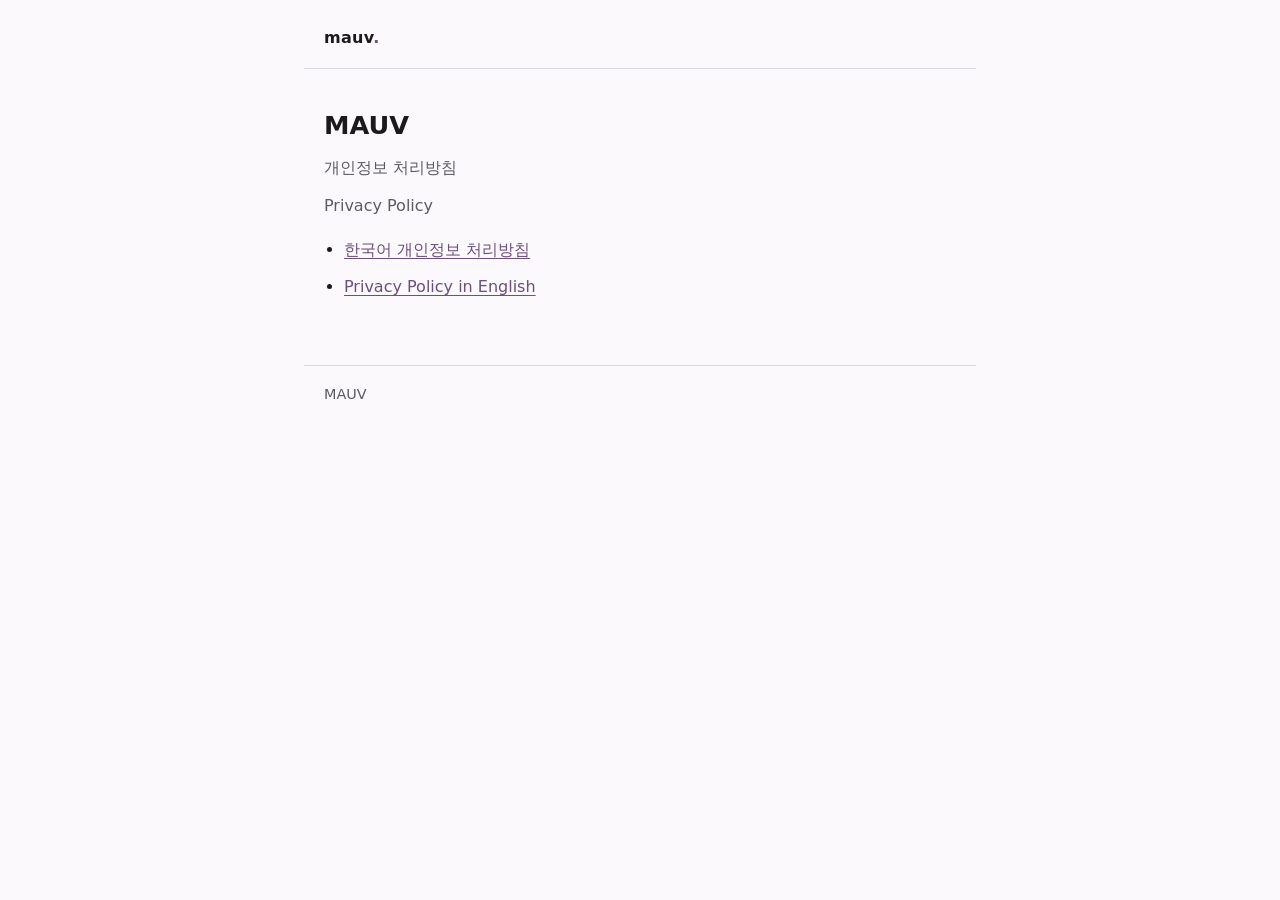
<file: index.html>
<!doctype html>
<html lang="ko" data-publication-status="ready">
<head>
<meta charset="utf-8">
<meta name="viewport" content="width=device-width, initial-scale=1">
<title>MAUV</title>
<meta name="description" content="MAUV Privacy Policy / MAUV 개인정보 처리방침">
<meta name="color-scheme" content="light dark">
<link rel="alternate" hreflang="ko" href="ko/">
<link rel="alternate" hreflang="en" href="en/">
<link rel="stylesheet" href="assets/style.css">
</head>
<body>
<a class="skip" href="#main">본문으로 건너뛰기 / Skip to content</a>
<header>
<a class="mark" href="./">mauv<span>.</span></a>
</header>
<main id="main">

<h1>MAUV</h1>
<p class="lead" lang="ko">개인정보 처리방침</p>
<p class="lead" lang="en">Privacy Policy</p>
<ul>
<li><a href="ko/" hreflang="ko" lang="ko">한국어 개인정보 처리방침</a></li>
<li><a href="en/" hreflang="en" lang="en">Privacy Policy in English</a></li>
</ul>
</main>
<footer>MAUV</footer>
</body>
</html>
</file>
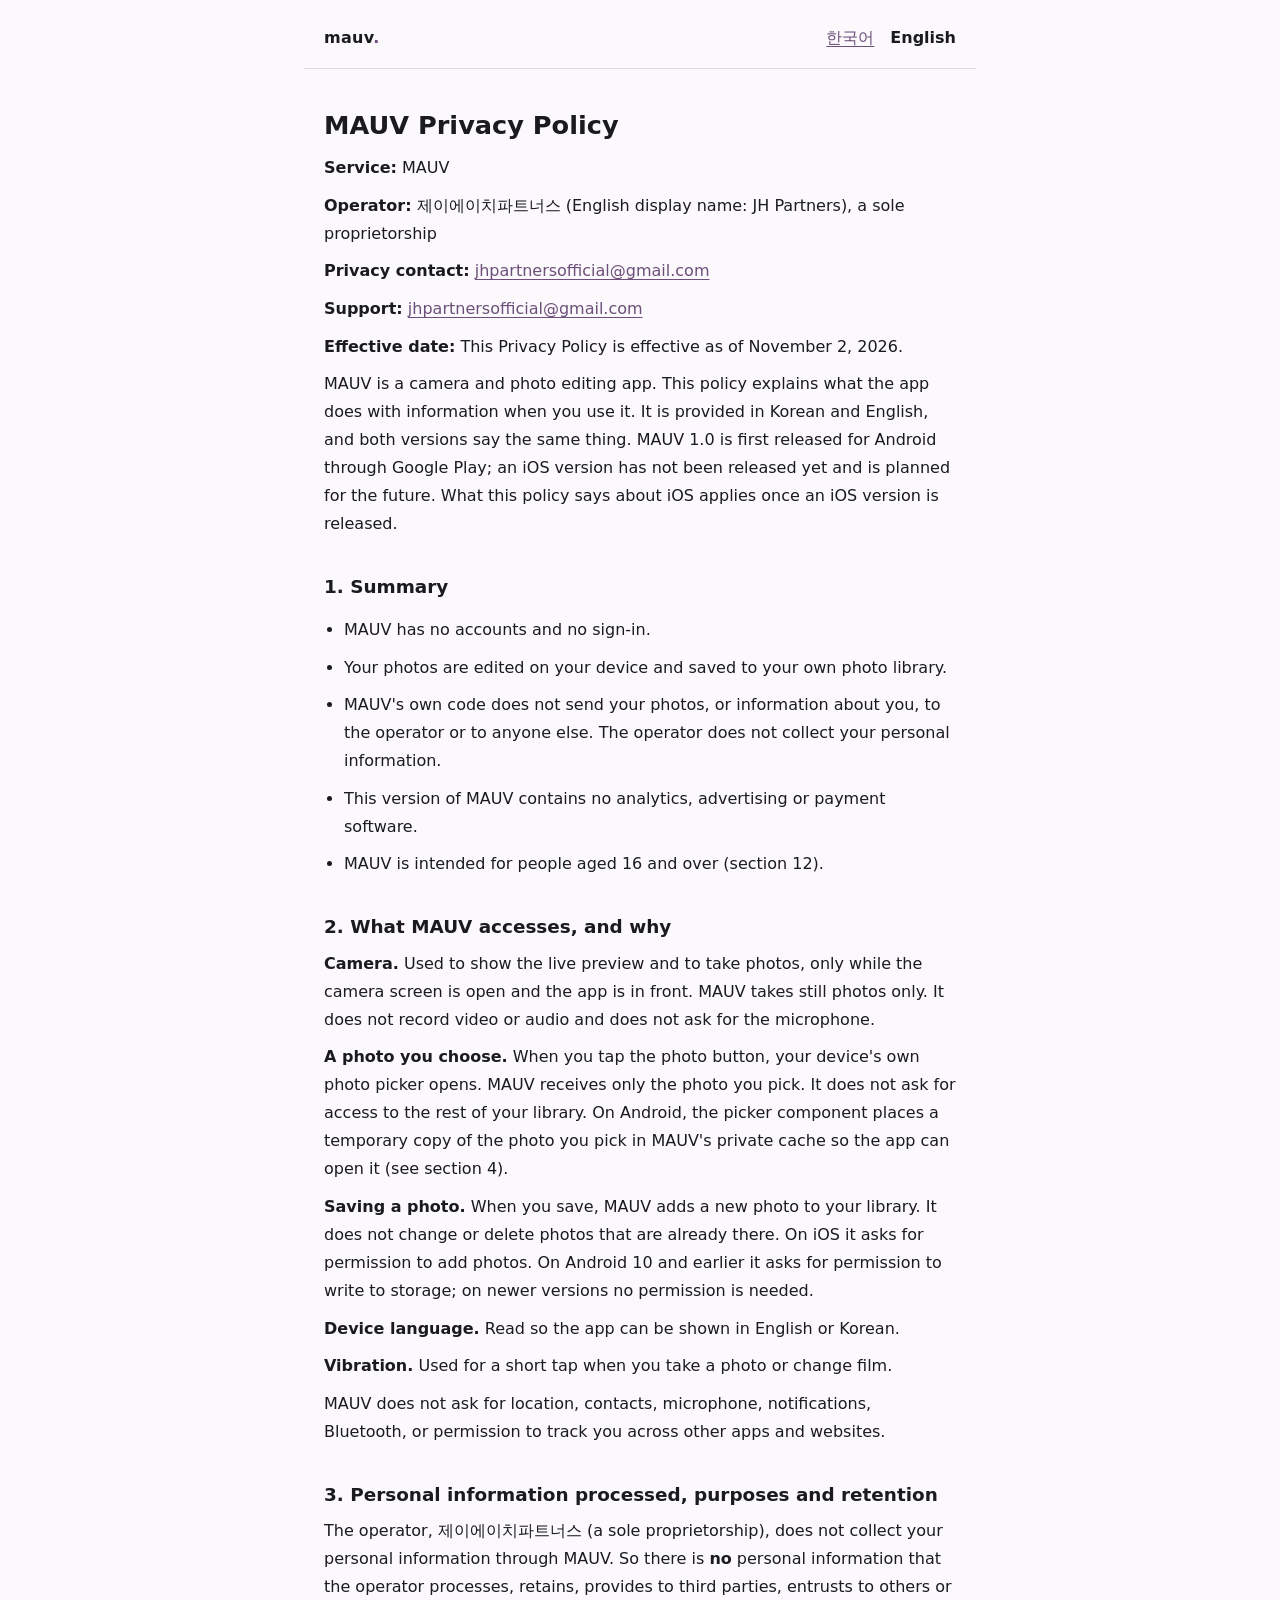
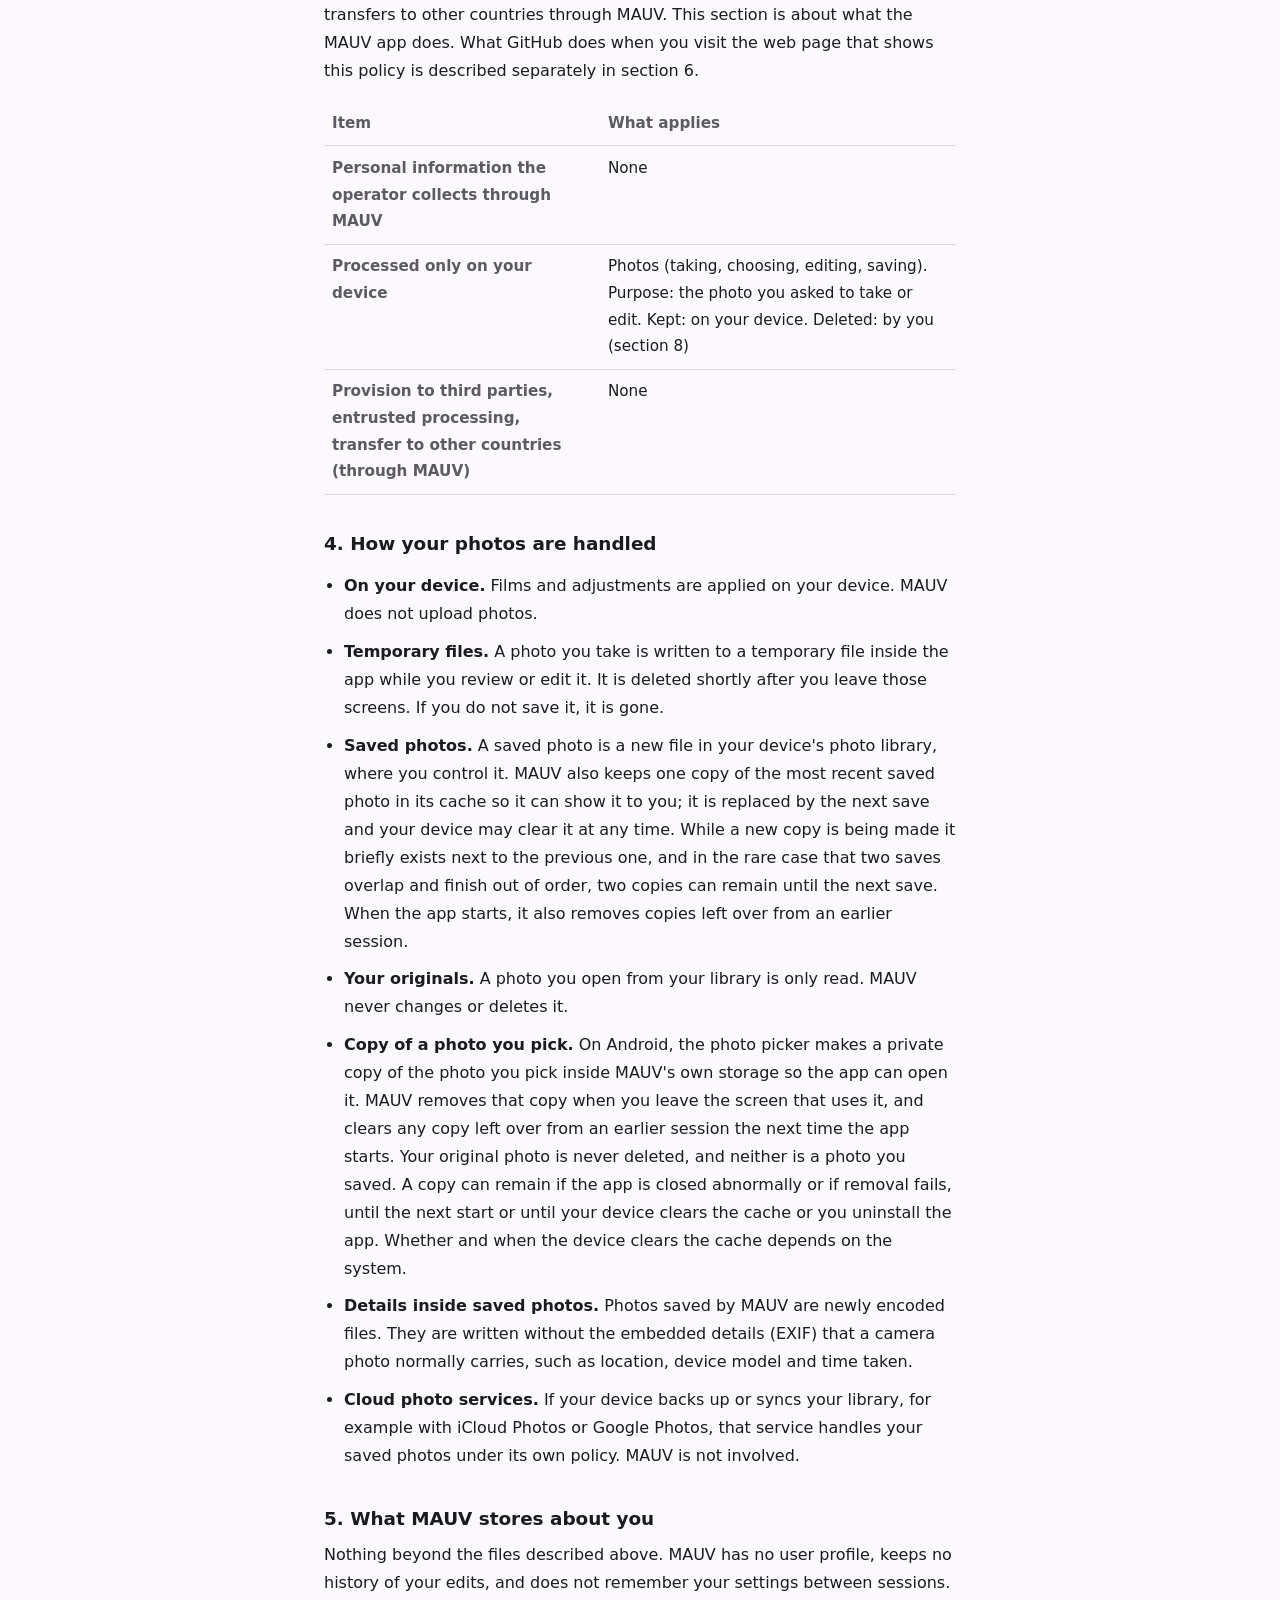
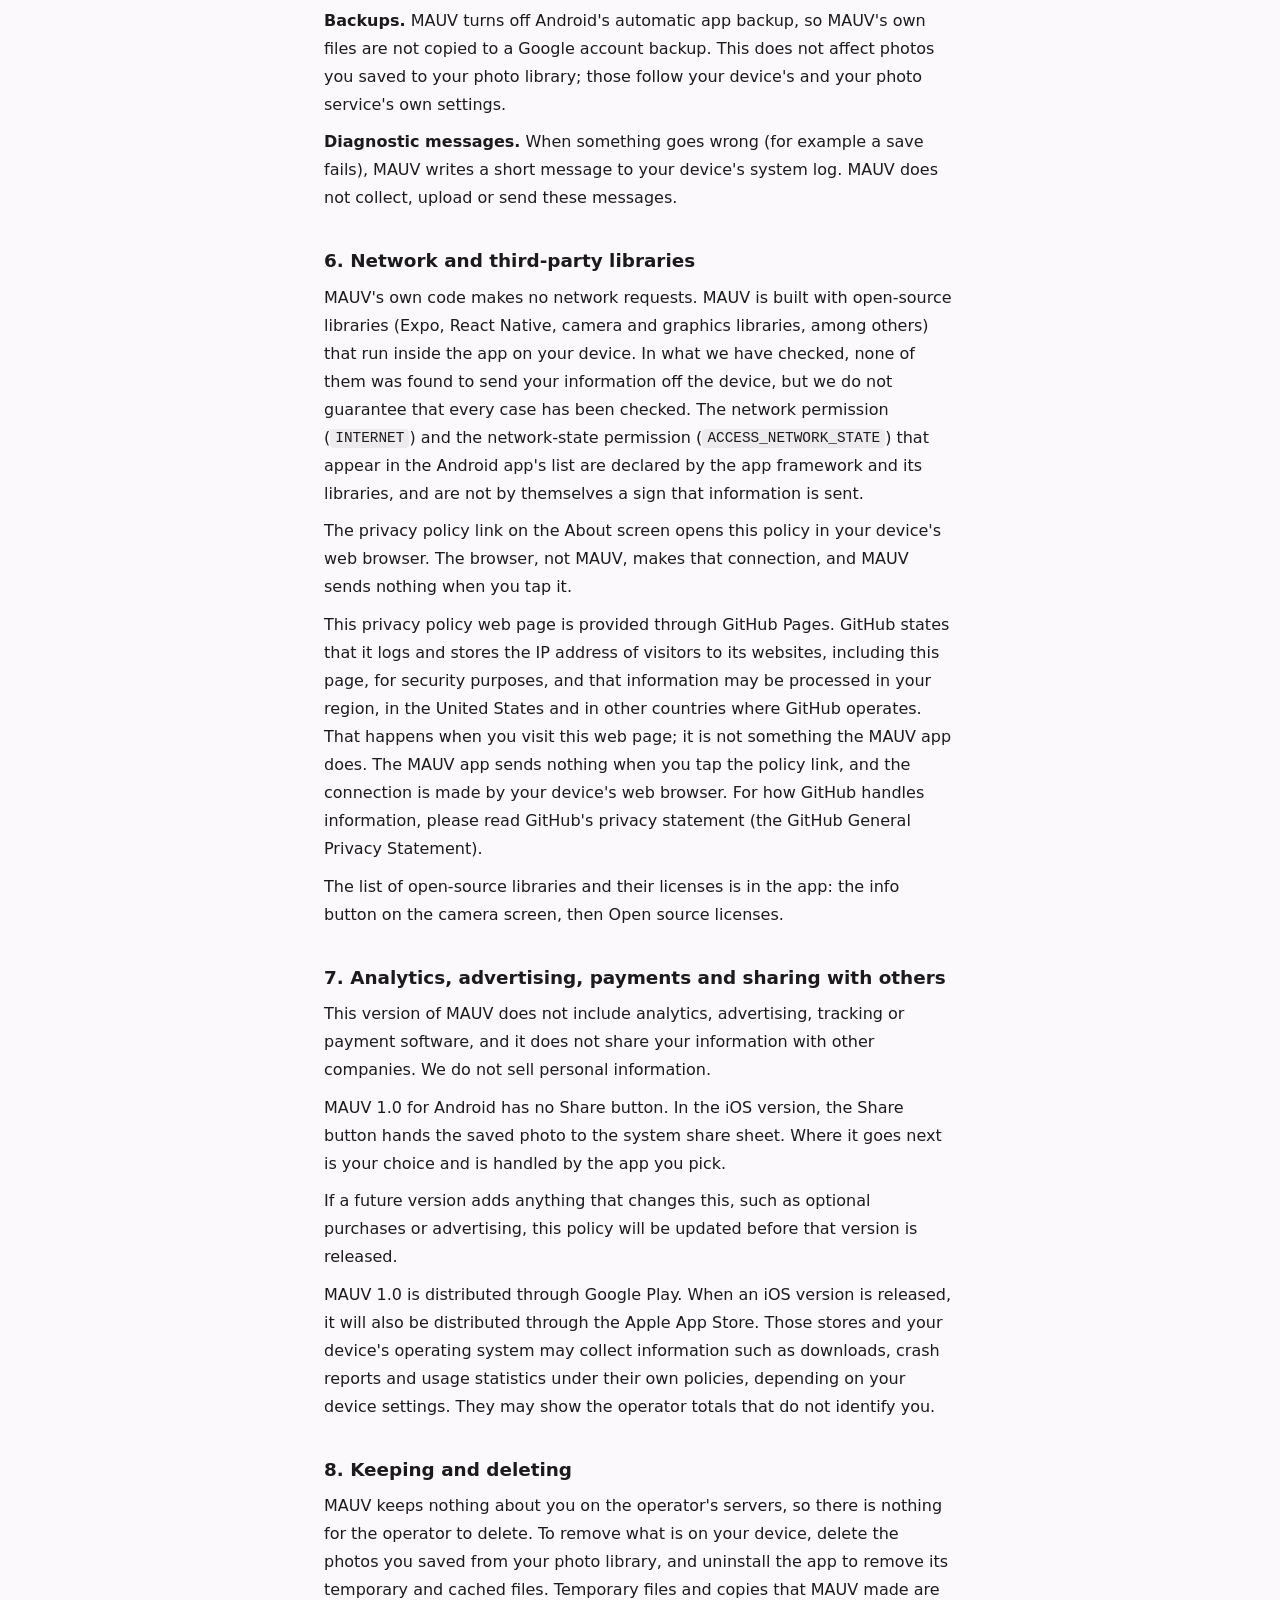
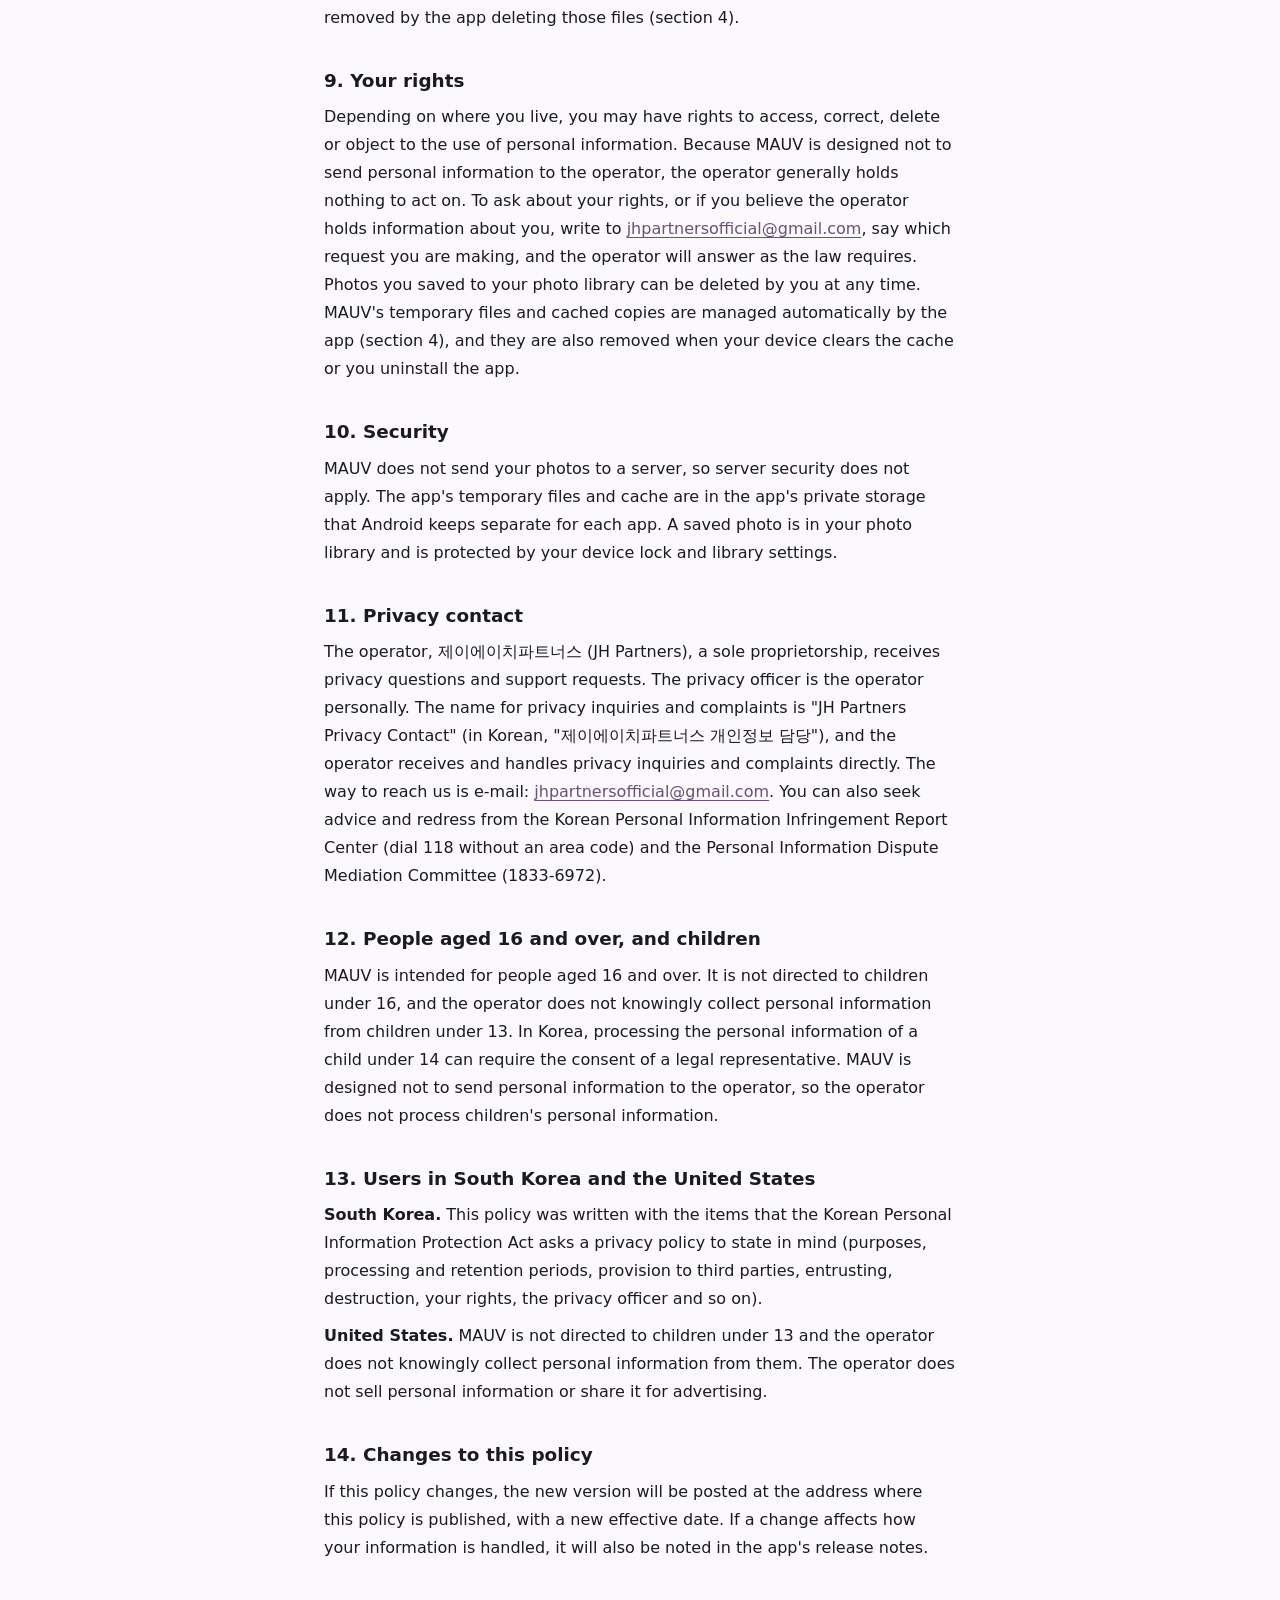
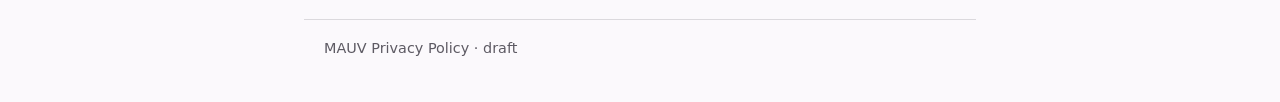
<file: en/index.html>
<!doctype html>
<html lang="en" data-publication-status="ready">
<head>
<meta charset="utf-8">
<meta name="viewport" content="width=device-width, initial-scale=1">
<title>MAUV Privacy Policy</title>
<meta name="description" content="MAUV Privacy Policy (draft)">
<meta name="color-scheme" content="light dark">
<link rel="alternate" hreflang="ko" href="../ko/">
<link rel="alternate" hreflang="en" href="../en/">
<link rel="stylesheet" href="../assets/style.css">
</head>
<body>
<a class="skip" href="#main">Skip to the policy</a>
<header>
<a class="mark" href="../">mauv<span>.</span></a>
<nav aria-label="Language"><a href="../ko/" hreflang="ko" lang="ko">한국어</a><a href="../en/" aria-current="page" hreflang="en" lang="en">English</a></nav>
</header>
<main id="main">

<h1>MAUV Privacy Policy</h1>
<p><strong>Service:</strong> MAUV</p>
<p><strong>Operator:</strong> 제이에이치파트너스 (English display name: JH Partners), a sole proprietorship</p>
<p><strong>Privacy contact:</strong> <a href="mailto:jhpartnersofficial@gmail.com">jhpartnersofficial@gmail.com</a></p>
<p><strong>Support:</strong> <a href="mailto:jhpartnersofficial@gmail.com">jhpartnersofficial@gmail.com</a></p>
<p><strong>Effective date:</strong> This Privacy Policy is effective as of November 2, 2026.</p>
<p>MAUV is a camera and photo editing app. This policy explains what the app does with information when you use it. It is provided in Korean and English, and both versions say the same thing. MAUV 1.0 is first released for Android through Google Play; an iOS version has not been released yet and is planned for the future. What this policy says about iOS applies once an iOS version is released.</p>
<h2>1. Summary</h2>
<ul>
<li>MAUV has no accounts and no sign-in.</li>
<li>Your photos are edited on your device and saved to your own photo library.</li>
<li>MAUV's own code does not send your photos, or information about you, to the operator or to anyone else. The operator does not collect your personal information.</li>
<li>This version of MAUV contains no analytics, advertising or payment software.</li>
<li>MAUV is intended for people aged 16 and over (section 12).</li>
</ul>
<h2>2. What MAUV accesses, and why</h2>
<p><strong>Camera.</strong> Used to show the live preview and to take photos, only while the camera screen is open and the app is in front. MAUV takes still photos only. It does not record video or audio and does not ask for the microphone.</p>
<p><strong>A photo you choose.</strong> When you tap the photo button, your device's own photo picker opens. MAUV receives only the photo you pick. It does not ask for access to the rest of your library. On Android, the picker component places a temporary copy of the photo you pick in MAUV's private cache so the app can open it (see section 4).</p>
<p><strong>Saving a photo.</strong> When you save, MAUV adds a new photo to your library. It does not change or delete photos that are already there. On iOS it asks for permission to add photos. On Android 10 and earlier it asks for permission to write to storage; on newer versions no permission is needed.</p>
<p><strong>Device language.</strong> Read so the app can be shown in English or Korean.</p>
<p><strong>Vibration.</strong> Used for a short tap when you take a photo or change film.</p>
<p>MAUV does not ask for location, contacts, microphone, notifications, Bluetooth, or permission to track you across other apps and websites.</p>
<h2>3. Personal information processed, purposes and retention</h2>
<p>The operator, 제이에이치파트너스 (a sole proprietorship), does not collect your personal information through MAUV. So there is <strong>no</strong> personal information that the operator processes, retains, provides to third parties, entrusts to others or transfers to other countries through MAUV. This section is about what the MAUV app does. What GitHub does when you visit the web page that shows this policy is described separately in section 6.</p>
<table><thead><tr><th scope="col">Item</th><th scope="col">What applies</th></tr></thead><tbody>
<tr><th scope="row">Personal information the operator collects through MAUV</th><td>None</td></tr>
<tr><th scope="row">Processed only on your device</th><td>Photos (taking, choosing, editing, saving). Purpose: the photo you asked to take or edit. Kept: on your device. Deleted: by you (section 8)</td></tr>
<tr><th scope="row">Provision to third parties, entrusted processing, transfer to other countries (through MAUV)</th><td>None</td></tr>
</tbody></table>
<h2>4. How your photos are handled</h2>
<ul>
<li><strong>On your device.</strong> Films and adjustments are applied on your device. MAUV does not upload photos.</li>
<li><strong>Temporary files.</strong> A photo you take is written to a temporary file inside the app while you review or edit it. It is deleted shortly after you leave those screens. If you do not save it, it is gone.</li>
<li><strong>Saved photos.</strong> A saved photo is a new file in your device's photo library, where you control it. MAUV also keeps one copy of the most recent saved photo in its cache so it can show it to you; it is replaced by the next save and your device may clear it at any time. While a new copy is being made it briefly exists next to the previous one, and in the rare case that two saves overlap and finish out of order, two copies can remain until the next save. When the app starts, it also removes copies left over from an earlier session.</li>
<li><strong>Your originals.</strong> A photo you open from your library is only read. MAUV never changes or deletes it.</li>
<li><strong>Copy of a photo you pick.</strong> On Android, the photo picker makes a private copy of the photo you pick inside MAUV's own storage so the app can open it. MAUV removes that copy when you leave the screen that uses it, and clears any copy left over from an earlier session the next time the app starts. Your original photo is never deleted, and neither is a photo you saved. A copy can remain if the app is closed abnormally or if removal fails, until the next start or until your device clears the cache or you uninstall the app. Whether and when the device clears the cache depends on the system.</li>
<li><strong>Details inside saved photos.</strong> Photos saved by MAUV are newly encoded files. They are written without the embedded details (EXIF) that a camera photo normally carries, such as location, device model and time taken.</li>
<li><strong>Cloud photo services.</strong> If your device backs up or syncs your library, for example with iCloud Photos or Google Photos, that service handles your saved photos under its own policy. MAUV is not involved.</li>
</ul>
<h2>5. What MAUV stores about you</h2>
<p>Nothing beyond the files described above. MAUV has no user profile, keeps no history of your edits, and does not remember your settings between sessions.</p>
<p><strong>Backups.</strong> MAUV turns off Android's automatic app backup, so MAUV's own files are not copied to a Google account backup. This does not affect photos you saved to your photo library; those follow your device's and your photo service's own settings.</p>
<p><strong>Diagnostic messages.</strong> When something goes wrong (for example a save fails), MAUV writes a short message to your device's system log. MAUV does not collect, upload or send these messages.</p>
<h2>6. Network and third-party libraries</h2>
<p>MAUV's own code makes no network requests. MAUV is built with open-source libraries (Expo, React Native, camera and graphics libraries, among others) that run inside the app on your device. In what we have checked, none of them was found to send your information off the device, but we do not guarantee that every case has been checked. The network permission (<code>INTERNET</code>) and the network-state permission (<code>ACCESS_NETWORK_STATE</code>) that appear in the Android app's list are declared by the app framework and its libraries, and are not by themselves a sign that information is sent.</p>
<p>The privacy policy link on the About screen opens this policy in your device's web browser. The browser, not MAUV, makes that connection, and MAUV sends nothing when you tap it.</p>
<p>This privacy policy web page is provided through GitHub Pages. GitHub states that it logs and stores the IP address of visitors to its websites, including this page, for security purposes, and that information may be processed in your region, in the United States and in other countries where GitHub operates. That happens when you visit this web page; it is not something the MAUV app does. The MAUV app sends nothing when you tap the policy link, and the connection is made by your device's web browser. For how GitHub handles information, please read GitHub's privacy statement (the GitHub General Privacy Statement).</p>
<p>The list of open-source libraries and their licenses is in the app: the info button on the camera screen, then Open source licenses.</p>
<h2>7. Analytics, advertising, payments and sharing with others</h2>
<p>This version of MAUV does not include analytics, advertising, tracking or payment software, and it does not share your information with other companies. We do not sell personal information.</p>
<p>MAUV 1.0 for Android has no Share button. In the iOS version, the Share button hands the saved photo to the system share sheet. Where it goes next is your choice and is handled by the app you pick.</p>
<p>If a future version adds anything that changes this, such as optional purchases or advertising, this policy will be updated before that version is released.</p>
<p>MAUV 1.0 is distributed through Google Play. When an iOS version is released, it will also be distributed through the Apple App Store. Those stores and your device's operating system may collect information such as downloads, crash reports and usage statistics under their own policies, depending on your device settings. They may show the operator totals that do not identify you.</p>
<h2>8. Keeping and deleting</h2>
<p>MAUV keeps nothing about you on the operator's servers, so there is nothing for the operator to delete. To remove what is on your device, delete the photos you saved from your photo library, and uninstall the app to remove its temporary and cached files. Temporary files and copies that MAUV made are removed by the app deleting those files (section 4).</p>
<h2>9. Your rights</h2>
<p>Depending on where you live, you may have rights to access, correct, delete or object to the use of personal information. Because MAUV is designed not to send personal information to the operator, the operator generally holds nothing to act on. To ask about your rights, or if you believe the operator holds information about you, write to <a href="mailto:jhpartnersofficial@gmail.com">jhpartnersofficial@gmail.com</a>, say which request you are making, and the operator will answer as the law requires. Photos you saved to your photo library can be deleted by you at any time. MAUV's temporary files and cached copies are managed automatically by the app (section 4), and they are also removed when your device clears the cache or you uninstall the app.</p>
<h2>10. Security</h2>
<p>MAUV does not send your photos to a server, so server security does not apply. The app's temporary files and cache are in the app's private storage that Android keeps separate for each app. A saved photo is in your photo library and is protected by your device lock and library settings.</p>
<h2>11. Privacy contact</h2>
<p>The operator, 제이에이치파트너스 (JH Partners), a sole proprietorship, receives privacy questions and support requests. The privacy officer is the operator personally. The name for privacy inquiries and complaints is &quot;JH Partners Privacy Contact&quot; (in Korean, &quot;제이에이치파트너스 개인정보 담당&quot;), and the operator receives and handles privacy inquiries and complaints directly. The way to reach us is e-mail: <a href="mailto:jhpartnersofficial@gmail.com">jhpartnersofficial@gmail.com</a>. You can also seek advice and redress from the Korean Personal Information Infringement Report Center (dial 118 without an area code) and the Personal Information Dispute Mediation Committee (1833-6972).</p>
<h2>12. People aged 16 and over, and children</h2>
<p>MAUV is intended for people aged 16 and over. It is not directed to children under 16, and the operator does not knowingly collect personal information from children under 13. In Korea, processing the personal information of a child under 14 can require the consent of a legal representative. MAUV is designed not to send personal information to the operator, so the operator does not process children's personal information.</p>
<h2>13. Users in South Korea and the United States</h2>
<p><strong>South Korea.</strong> This policy was written with the items that the Korean Personal Information Protection Act asks a privacy policy to state in mind (purposes, processing and retention periods, provision to third parties, entrusting, destruction, your rights, the privacy officer and so on).</p>
<p><strong>United States.</strong> MAUV is not directed to children under 13 and the operator does not knowingly collect personal information from them. The operator does not sell personal information or share it for advertising.</p>
<h2>14. Changes to this policy</h2>
<p>If this policy changes, the new version will be posted at the address where this policy is published, with a new effective date. If a change affects how your information is handled, it will also be noted in the app's release notes.</p>
</main>
<footer>MAUV Privacy Policy · draft</footer>
</body>
</html>
</file>
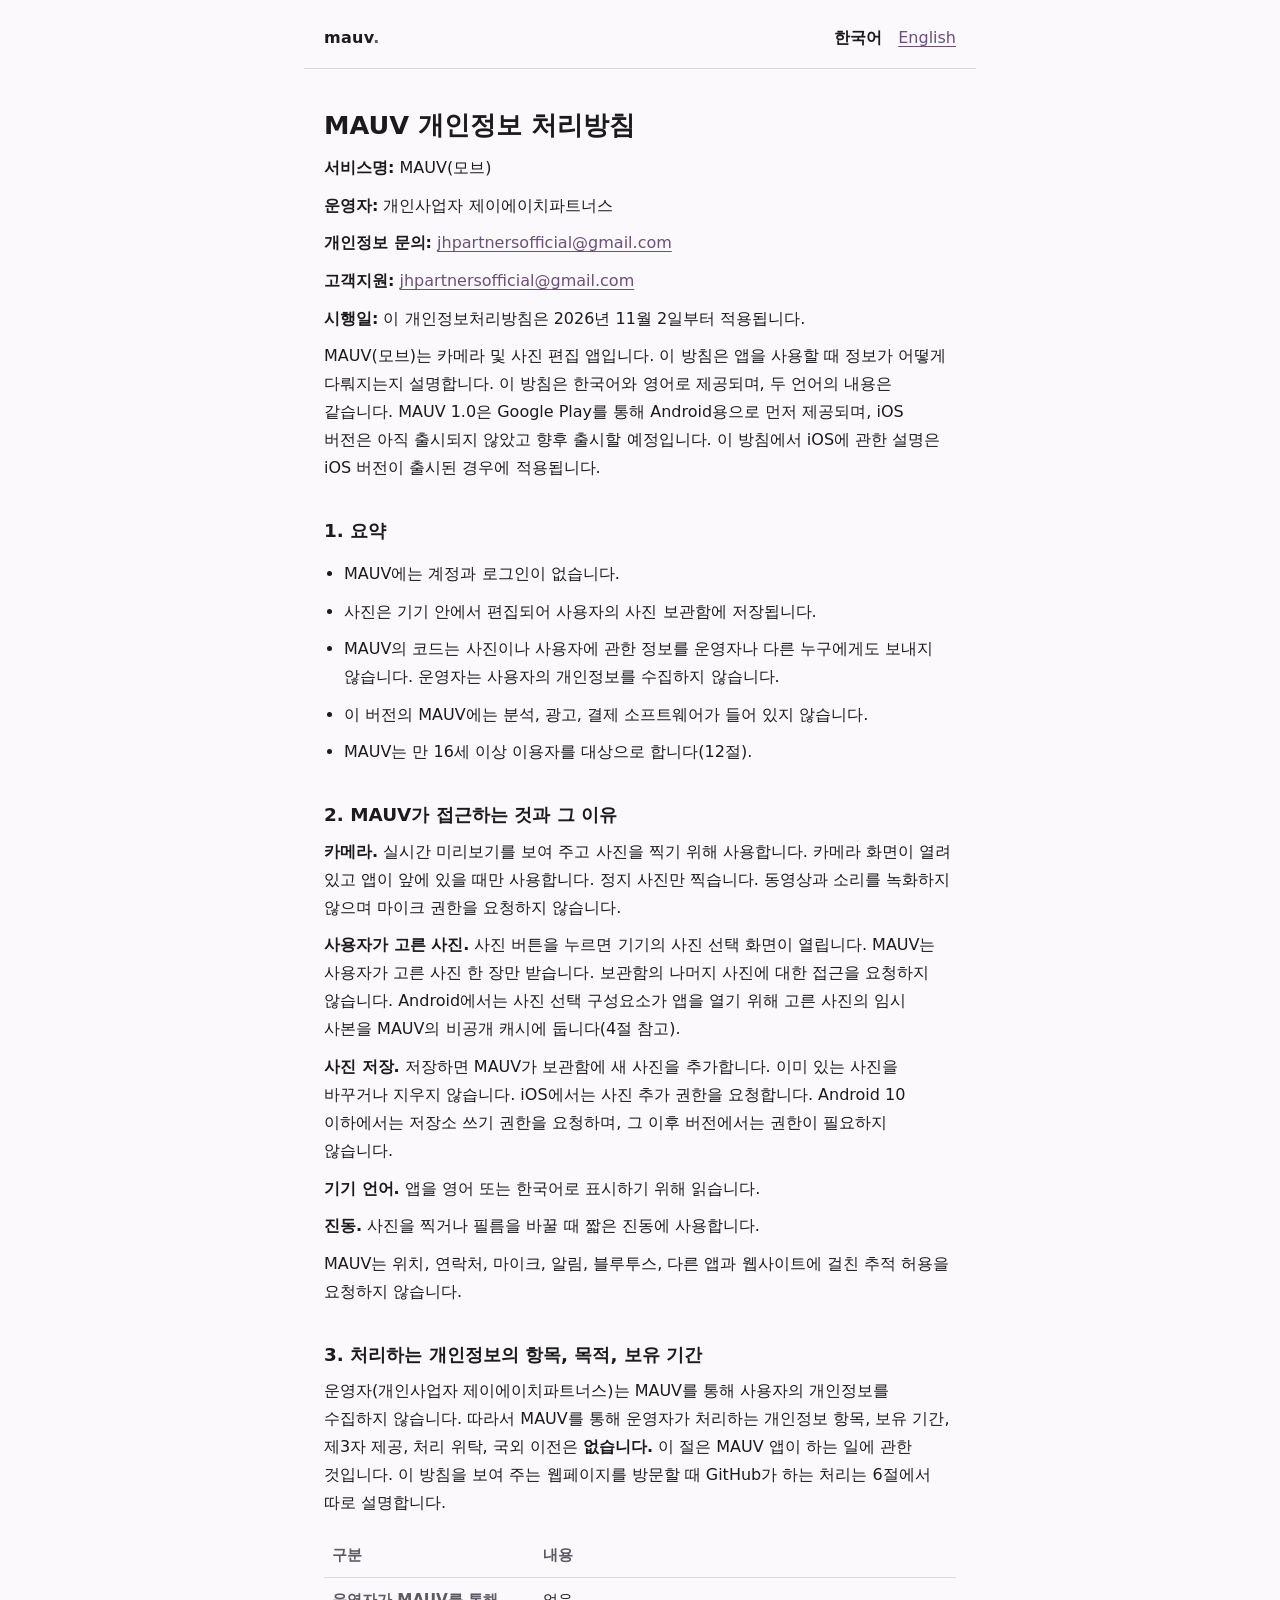
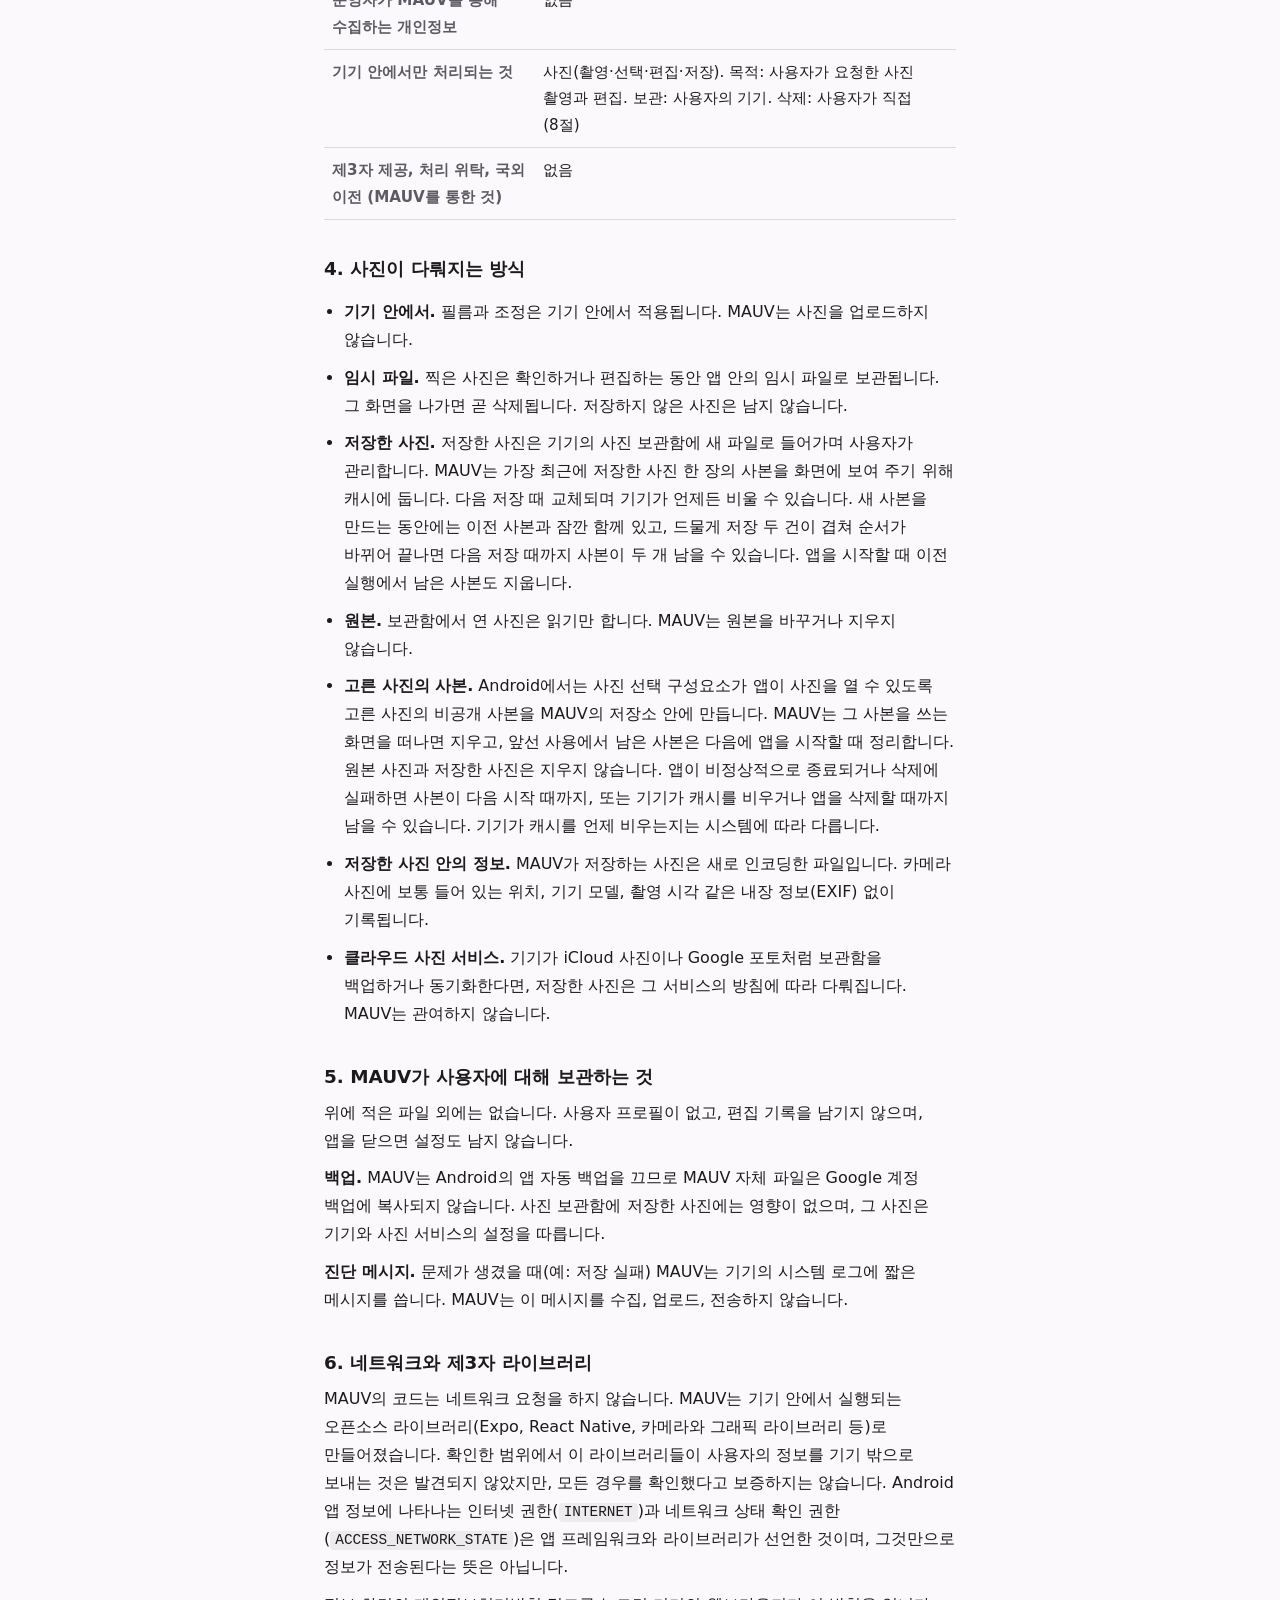
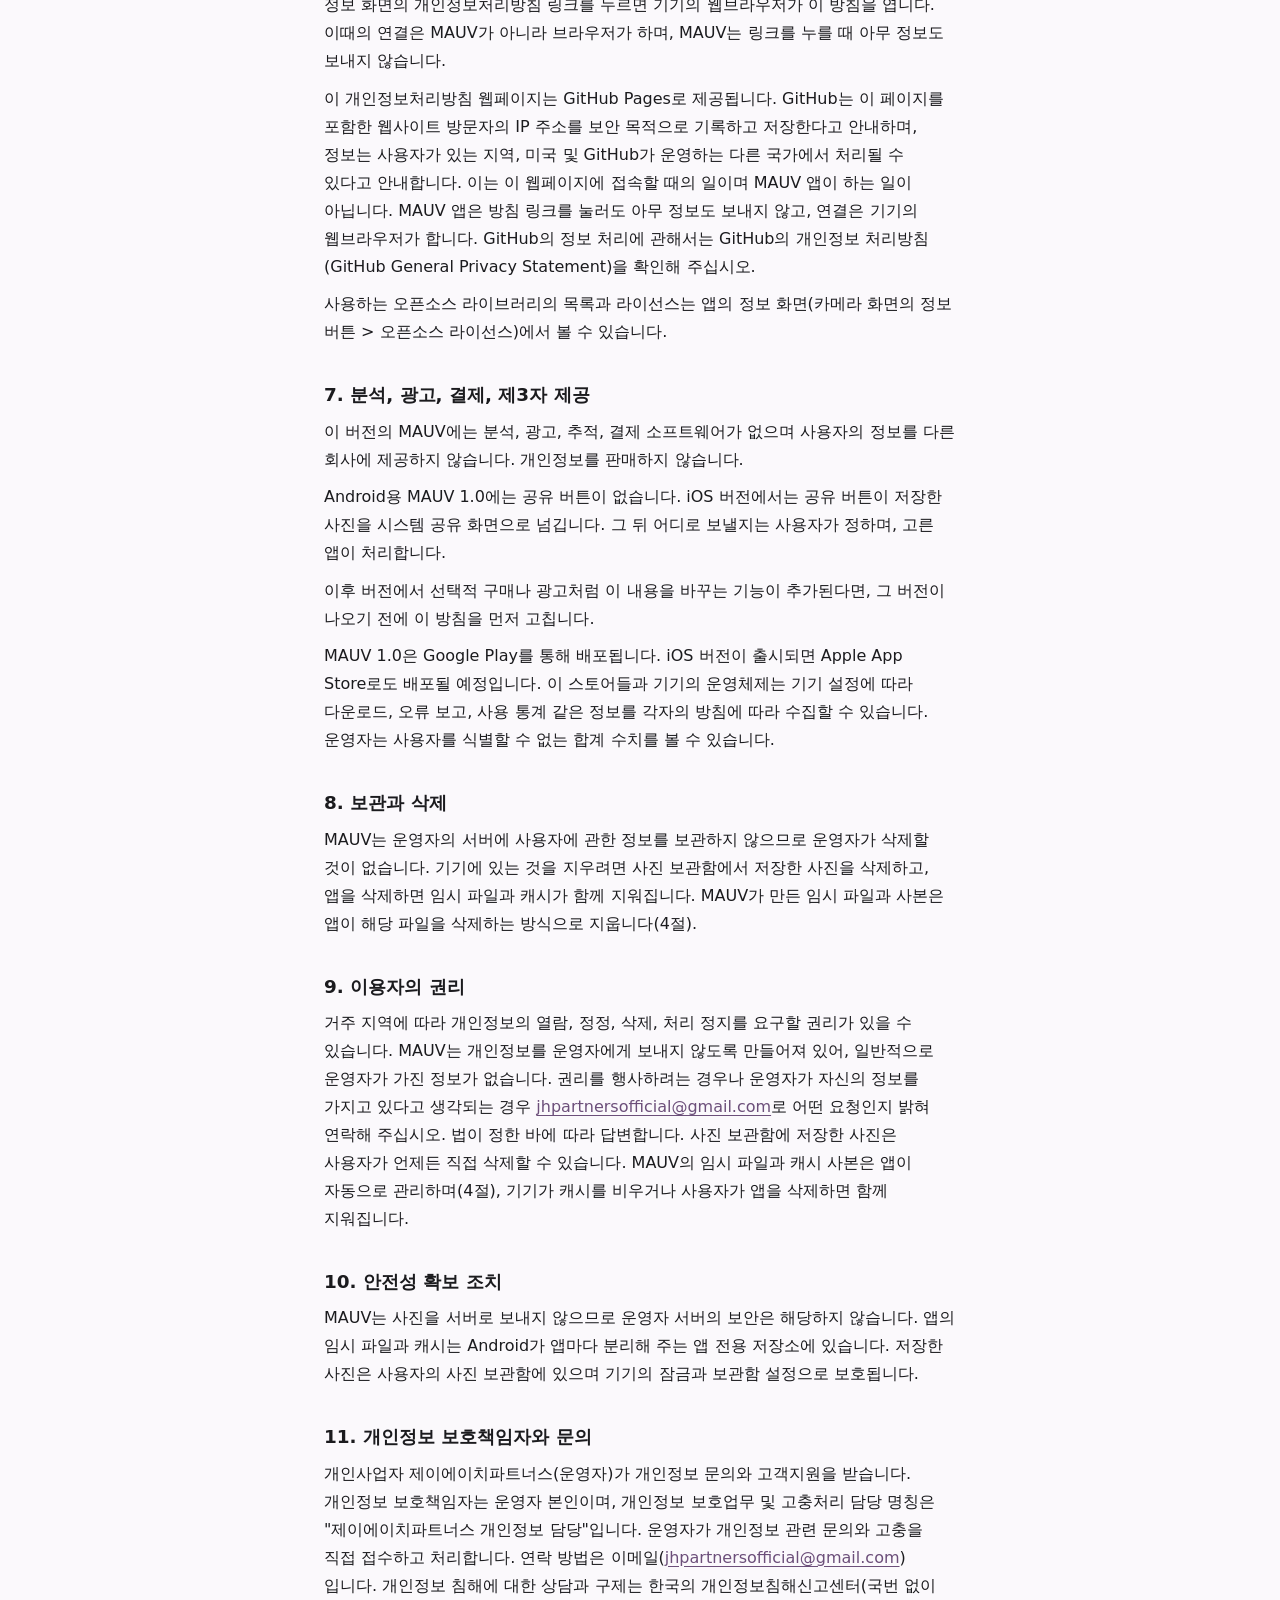
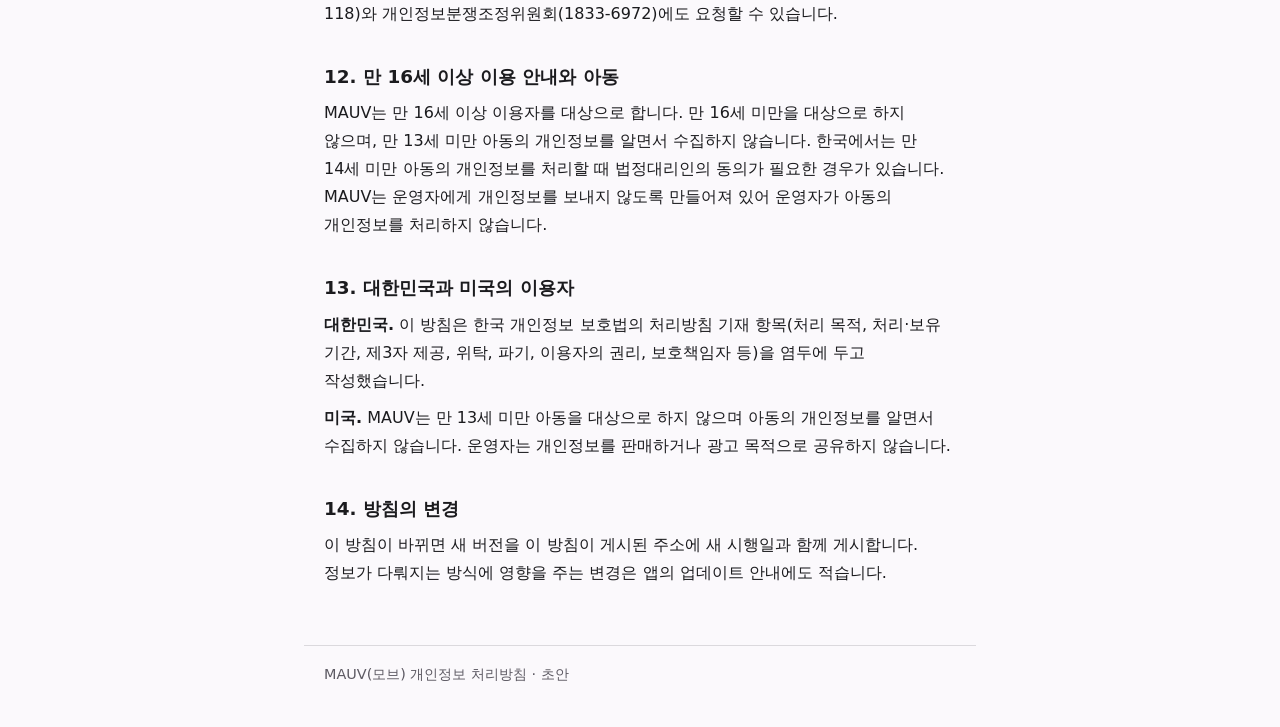
<file: ko/index.html>
<!doctype html>
<html lang="ko" data-publication-status="ready">
<head>
<meta charset="utf-8">
<meta name="viewport" content="width=device-width, initial-scale=1">
<title>MAUV 개인정보 처리방침</title>
<meta name="description" content="MAUV(모브) 개인정보 처리방침 초안">
<meta name="color-scheme" content="light dark">
<link rel="alternate" hreflang="ko" href="../ko/">
<link rel="alternate" hreflang="en" href="../en/">
<link rel="stylesheet" href="../assets/style.css">
</head>
<body>
<a class="skip" href="#main">본문으로 건너뛰기</a>
<header>
<a class="mark" href="../">mauv<span>.</span></a>
<nav aria-label="언어 선택"><a href="../ko/" aria-current="page" hreflang="ko" lang="ko">한국어</a><a href="../en/" hreflang="en" lang="en">English</a></nav>
</header>
<main id="main">

<h1>MAUV 개인정보 처리방침</h1>
<p><strong>서비스명:</strong> MAUV(모브)</p>
<p><strong>운영자:</strong> 개인사업자 제이에이치파트너스</p>
<p><strong>개인정보 문의:</strong> <a href="mailto:jhpartnersofficial@gmail.com">jhpartnersofficial@gmail.com</a></p>
<p><strong>고객지원:</strong> <a href="mailto:jhpartnersofficial@gmail.com">jhpartnersofficial@gmail.com</a></p>
<p><strong>시행일:</strong> 이 개인정보처리방침은 2026년 11월 2일부터 적용됩니다.</p>
<p>MAUV(모브)는 카메라 및 사진 편집 앱입니다. 이 방침은 앱을 사용할 때 정보가 어떻게 다뤄지는지 설명합니다. 이 방침은 한국어와 영어로 제공되며, 두 언어의 내용은 같습니다. MAUV 1.0은 Google Play를 통해 Android용으로 먼저 제공되며, iOS 버전은 아직 출시되지 않았고 향후 출시할 예정입니다. 이 방침에서 iOS에 관한 설명은 iOS 버전이 출시된 경우에 적용됩니다.</p>
<h2>1. 요약</h2>
<ul>
<li>MAUV에는 계정과 로그인이 없습니다.</li>
<li>사진은 기기 안에서 편집되어 사용자의 사진 보관함에 저장됩니다.</li>
<li>MAUV의 코드는 사진이나 사용자에 관한 정보를 운영자나 다른 누구에게도 보내지 않습니다. 운영자는 사용자의 개인정보를 수집하지 않습니다.</li>
<li>이 버전의 MAUV에는 분석, 광고, 결제 소프트웨어가 들어 있지 않습니다.</li>
<li>MAUV는 만 16세 이상 이용자를 대상으로 합니다(12절).</li>
</ul>
<h2>2. MAUV가 접근하는 것과 그 이유</h2>
<p><strong>카메라.</strong> 실시간 미리보기를 보여 주고 사진을 찍기 위해 사용합니다. 카메라 화면이 열려 있고 앱이 앞에 있을 때만 사용합니다. 정지 사진만 찍습니다. 동영상과 소리를 녹화하지 않으며 마이크 권한을 요청하지 않습니다.</p>
<p><strong>사용자가 고른 사진.</strong> 사진 버튼을 누르면 기기의 사진 선택 화면이 열립니다. MAUV는 사용자가 고른 사진 한 장만 받습니다. 보관함의 나머지 사진에 대한 접근을 요청하지 않습니다. Android에서는 사진 선택 구성요소가 앱을 열기 위해 고른 사진의 임시 사본을 MAUV의 비공개 캐시에 둡니다(4절 참고).</p>
<p><strong>사진 저장.</strong> 저장하면 MAUV가 보관함에 새 사진을 추가합니다. 이미 있는 사진을 바꾸거나 지우지 않습니다. iOS에서는 사진 추가 권한을 요청합니다. Android 10 이하에서는 저장소 쓰기 권한을 요청하며, 그 이후 버전에서는 권한이 필요하지 않습니다.</p>
<p><strong>기기 언어.</strong> 앱을 영어 또는 한국어로 표시하기 위해 읽습니다.</p>
<p><strong>진동.</strong> 사진을 찍거나 필름을 바꿀 때 짧은 진동에 사용합니다.</p>
<p>MAUV는 위치, 연락처, 마이크, 알림, 블루투스, 다른 앱과 웹사이트에 걸친 추적 허용을 요청하지 않습니다.</p>
<h2>3. 처리하는 개인정보의 항목, 목적, 보유 기간</h2>
<p>운영자(개인사업자 제이에이치파트너스)는 MAUV를 통해 사용자의 개인정보를 수집하지 않습니다. 따라서 MAUV를 통해 운영자가 처리하는 개인정보 항목, 보유 기간, 제3자 제공, 처리 위탁, 국외 이전은 <strong>없습니다.</strong> 이 절은 MAUV 앱이 하는 일에 관한 것입니다. 이 방침을 보여 주는 웹페이지를 방문할 때 GitHub가 하는 처리는 6절에서 따로 설명합니다.</p>
<table><thead><tr><th scope="col">구분</th><th scope="col">내용</th></tr></thead><tbody>
<tr><th scope="row">운영자가 MAUV를 통해 수집하는 개인정보</th><td>없음</td></tr>
<tr><th scope="row">기기 안에서만 처리되는 것</th><td>사진(촬영·선택·편집·저장). 목적: 사용자가 요청한 사진 촬영과 편집. 보관: 사용자의 기기. 삭제: 사용자가 직접(8절)</td></tr>
<tr><th scope="row">제3자 제공, 처리 위탁, 국외 이전 (MAUV를 통한 것)</th><td>없음</td></tr>
</tbody></table>
<h2>4. 사진이 다뤄지는 방식</h2>
<ul>
<li><strong>기기 안에서.</strong> 필름과 조정은 기기 안에서 적용됩니다. MAUV는 사진을 업로드하지 않습니다.</li>
<li><strong>임시 파일.</strong> 찍은 사진은 확인하거나 편집하는 동안 앱 안의 임시 파일로 보관됩니다. 그 화면을 나가면 곧 삭제됩니다. 저장하지 않은 사진은 남지 않습니다.</li>
<li><strong>저장한 사진.</strong> 저장한 사진은 기기의 사진 보관함에 새 파일로 들어가며 사용자가 관리합니다. MAUV는 가장 최근에 저장한 사진 한 장의 사본을 화면에 보여 주기 위해 캐시에 둡니다. 다음 저장 때 교체되며 기기가 언제든 비울 수 있습니다. 새 사본을 만드는 동안에는 이전 사본과 잠깐 함께 있고, 드물게 저장 두 건이 겹쳐 순서가 바뀌어 끝나면 다음 저장 때까지 사본이 두 개 남을 수 있습니다. 앱을 시작할 때 이전 실행에서 남은 사본도 지웁니다.</li>
<li><strong>원본.</strong> 보관함에서 연 사진은 읽기만 합니다. MAUV는 원본을 바꾸거나 지우지 않습니다.</li>
<li><strong>고른 사진의 사본.</strong> Android에서는 사진 선택 구성요소가 앱이 사진을 열 수 있도록 고른 사진의 비공개 사본을 MAUV의 저장소 안에 만듭니다. MAUV는 그 사본을 쓰는 화면을 떠나면 지우고, 앞선 사용에서 남은 사본은 다음에 앱을 시작할 때 정리합니다. 원본 사진과 저장한 사진은 지우지 않습니다. 앱이 비정상적으로 종료되거나 삭제에 실패하면 사본이 다음 시작 때까지, 또는 기기가 캐시를 비우거나 앱을 삭제할 때까지 남을 수 있습니다. 기기가 캐시를 언제 비우는지는 시스템에 따라 다릅니다.</li>
<li><strong>저장한 사진 안의 정보.</strong> MAUV가 저장하는 사진은 새로 인코딩한 파일입니다. 카메라 사진에 보통 들어 있는 위치, 기기 모델, 촬영 시각 같은 내장 정보(EXIF) 없이 기록됩니다.</li>
<li><strong>클라우드 사진 서비스.</strong> 기기가 iCloud 사진이나 Google 포토처럼 보관함을 백업하거나 동기화한다면, 저장한 사진은 그 서비스의 방침에 따라 다뤄집니다. MAUV는 관여하지 않습니다.</li>
</ul>
<h2>5. MAUV가 사용자에 대해 보관하는 것</h2>
<p>위에 적은 파일 외에는 없습니다. 사용자 프로필이 없고, 편집 기록을 남기지 않으며, 앱을 닫으면 설정도 남지 않습니다.</p>
<p><strong>백업.</strong> MAUV는 Android의 앱 자동 백업을 끄므로 MAUV 자체 파일은 Google 계정 백업에 복사되지 않습니다. 사진 보관함에 저장한 사진에는 영향이 없으며, 그 사진은 기기와 사진 서비스의 설정을 따릅니다.</p>
<p><strong>진단 메시지.</strong> 문제가 생겼을 때(예: 저장 실패) MAUV는 기기의 시스템 로그에 짧은 메시지를 씁니다. MAUV는 이 메시지를 수집, 업로드, 전송하지 않습니다.</p>
<h2>6. 네트워크와 제3자 라이브러리</h2>
<p>MAUV의 코드는 네트워크 요청을 하지 않습니다. MAUV는 기기 안에서 실행되는 오픈소스 라이브러리(Expo, React Native, 카메라와 그래픽 라이브러리 등)로 만들어졌습니다. 확인한 범위에서 이 라이브러리들이 사용자의 정보를 기기 밖으로 보내는 것은 발견되지 않았지만, 모든 경우를 확인했다고 보증하지는 않습니다. Android 앱 정보에 나타나는 인터넷 권한(<code>INTERNET</code>)과 네트워크 상태 확인 권한(<code>ACCESS_NETWORK_STATE</code>)은 앱 프레임워크와 라이브러리가 선언한 것이며, 그것만으로 정보가 전송된다는 뜻은 아닙니다.</p>
<p>정보 화면의 개인정보처리방침 링크를 누르면 기기의 웹브라우저가 이 방침을 엽니다. 이때의 연결은 MAUV가 아니라 브라우저가 하며, MAUV는 링크를 누를 때 아무 정보도 보내지 않습니다.</p>
<p>이 개인정보처리방침 웹페이지는 GitHub Pages로 제공됩니다. GitHub는 이 페이지를 포함한 웹사이트 방문자의 IP 주소를 보안 목적으로 기록하고 저장한다고 안내하며, 정보는 사용자가 있는 지역, 미국 및 GitHub가 운영하는 다른 국가에서 처리될 수 있다고 안내합니다. 이는 이 웹페이지에 접속할 때의 일이며 MAUV 앱이 하는 일이 아닙니다. MAUV 앱은 방침 링크를 눌러도 아무 정보도 보내지 않고, 연결은 기기의 웹브라우저가 합니다. GitHub의 정보 처리에 관해서는 GitHub의 개인정보 처리방침(GitHub General Privacy Statement)을 확인해 주십시오.</p>
<p>사용하는 오픈소스 라이브러리의 목록과 라이선스는 앱의 정보 화면(카메라 화면의 정보 버튼 &gt; 오픈소스 라이선스)에서 볼 수 있습니다.</p>
<h2>7. 분석, 광고, 결제, 제3자 제공</h2>
<p>이 버전의 MAUV에는 분석, 광고, 추적, 결제 소프트웨어가 없으며 사용자의 정보를 다른 회사에 제공하지 않습니다. 개인정보를 판매하지 않습니다.</p>
<p>Android용 MAUV 1.0에는 공유 버튼이 없습니다. iOS 버전에서는 공유 버튼이 저장한 사진을 시스템 공유 화면으로 넘깁니다. 그 뒤 어디로 보낼지는 사용자가 정하며, 고른 앱이 처리합니다.</p>
<p>이후 버전에서 선택적 구매나 광고처럼 이 내용을 바꾸는 기능이 추가된다면, 그 버전이 나오기 전에 이 방침을 먼저 고칩니다.</p>
<p>MAUV 1.0은 Google Play를 통해 배포됩니다. iOS 버전이 출시되면 Apple App Store로도 배포될 예정입니다. 이 스토어들과 기기의 운영체제는 기기 설정에 따라 다운로드, 오류 보고, 사용 통계 같은 정보를 각자의 방침에 따라 수집할 수 있습니다. 운영자는 사용자를 식별할 수 없는 합계 수치를 볼 수 있습니다.</p>
<h2>8. 보관과 삭제</h2>
<p>MAUV는 운영자의 서버에 사용자에 관한 정보를 보관하지 않으므로 운영자가 삭제할 것이 없습니다. 기기에 있는 것을 지우려면 사진 보관함에서 저장한 사진을 삭제하고, 앱을 삭제하면 임시 파일과 캐시가 함께 지워집니다. MAUV가 만든 임시 파일과 사본은 앱이 해당 파일을 삭제하는 방식으로 지웁니다(4절).</p>
<h2>9. 이용자의 권리</h2>
<p>거주 지역에 따라 개인정보의 열람, 정정, 삭제, 처리 정지를 요구할 권리가 있을 수 있습니다. MAUV는 개인정보를 운영자에게 보내지 않도록 만들어져 있어, 일반적으로 운영자가 가진 정보가 없습니다. 권리를 행사하려는 경우나 운영자가 자신의 정보를 가지고 있다고 생각되는 경우 <a href="mailto:jhpartnersofficial@gmail.com">jhpartnersofficial@gmail.com</a>로 어떤 요청인지 밝혀 연락해 주십시오. 법이 정한 바에 따라 답변합니다. 사진 보관함에 저장한 사진은 사용자가 언제든 직접 삭제할 수 있습니다. MAUV의 임시 파일과 캐시 사본은 앱이 자동으로 관리하며(4절), 기기가 캐시를 비우거나 사용자가 앱을 삭제하면 함께 지워집니다.</p>
<h2>10. 안전성 확보 조치</h2>
<p>MAUV는 사진을 서버로 보내지 않으므로 운영자 서버의 보안은 해당하지 않습니다. 앱의 임시 파일과 캐시는 Android가 앱마다 분리해 주는 앱 전용 저장소에 있습니다. 저장한 사진은 사용자의 사진 보관함에 있으며 기기의 잠금과 보관함 설정으로 보호됩니다.</p>
<h2>11. 개인정보 보호책임자와 문의</h2>
<p>개인사업자 제이에이치파트너스(운영자)가 개인정보 문의와 고객지원을 받습니다. 개인정보 보호책임자는 운영자 본인이며, 개인정보 보호업무 및 고충처리 담당 명칭은 &quot;제이에이치파트너스 개인정보 담당&quot;입니다. 운영자가 개인정보 관련 문의와 고충을 직접 접수하고 처리합니다. 연락 방법은 이메일(<a href="mailto:jhpartnersofficial@gmail.com">jhpartnersofficial@gmail.com</a>)입니다. 개인정보 침해에 대한 상담과 구제는 한국의 개인정보침해신고센터(국번 없이 118)와 개인정보분쟁조정위원회(1833-6972)에도 요청할 수 있습니다.</p>
<h2>12. 만 16세 이상 이용 안내와 아동</h2>
<p>MAUV는 만 16세 이상 이용자를 대상으로 합니다. 만 16세 미만을 대상으로 하지 않으며, 만 13세 미만 아동의 개인정보를 알면서 수집하지 않습니다. 한국에서는 만 14세 미만 아동의 개인정보를 처리할 때 법정대리인의 동의가 필요한 경우가 있습니다. MAUV는 운영자에게 개인정보를 보내지 않도록 만들어져 있어 운영자가 아동의 개인정보를 처리하지 않습니다.</p>
<h2>13. 대한민국과 미국의 이용자</h2>
<p><strong>대한민국.</strong> 이 방침은 한국 개인정보 보호법의 처리방침 기재 항목(처리 목적, 처리·보유 기간, 제3자 제공, 위탁, 파기, 이용자의 권리, 보호책임자 등)을 염두에 두고 작성했습니다.</p>
<p><strong>미국.</strong> MAUV는 만 13세 미만 아동을 대상으로 하지 않으며 아동의 개인정보를 알면서 수집하지 않습니다. 운영자는 개인정보를 판매하거나 광고 목적으로 공유하지 않습니다.</p>
<h2>14. 방침의 변경</h2>
<p>이 방침이 바뀌면 새 버전을 이 방침이 게시된 주소에 새 시행일과 함께 게시합니다. 정보가 다뤄지는 방식에 영향을 주는 변경은 앱의 업데이트 안내에도 적습니다.</p>
</main>
<footer>MAUV(모브) 개인정보 처리방침 · 초안</footer>
</body>
</html>
</file>
<file: assets/style.css>
/* MAUV privacy site. No web fonts, no scripts, no external requests. */
:root {
  --bg: #fbf9fc;
  --ink: #1b1b1e;
  --muted: #5d5a63;
  --line: rgba(27, 27, 30, 0.14);
  --accent: #6c4f7a;
  --warn-bg: #fff1d6;
  --warn-ink: #5b3a00;
  --code-bg: rgba(27, 27, 30, 0.06);
}
@media (prefers-color-scheme: dark) {
  :root {
    --bg: #000;
    --ink: #f2eef3;
    --muted: rgba(242, 238, 243, 0.68);
    --line: rgba(242, 238, 243, 0.16);
    --accent: #c9b4d4;
    --warn-bg: #2a1f06;
    --warn-ink: #f4d9a0;
    --code-bg: rgba(242, 238, 243, 0.1);
  }
}
* { box-sizing: border-box; }
html { -webkit-text-size-adjust: 100%; text-size-adjust: 100%; }
body {
  margin: 0;
  background: var(--bg);
  color: var(--ink);
  font: 1rem/1.75 system-ui, -apple-system, "Segoe UI", "Apple SD Gothic Neo", "Malgun Gothic", "Noto Sans KR", Roboto, sans-serif;
}
a { color: var(--accent); text-underline-offset: 0.18em; }
a:focus-visible { outline: 3px solid var(--accent); outline-offset: 2px; }
.skip { position: absolute; left: -999px; top: 0; padding: 0.5rem 1rem; background: var(--ink); color: var(--bg); }
.skip:focus { left: 0; z-index: 10; }
header, main, footer { max-width: 42rem; margin: 0 auto; padding: 0 1.25rem; }
header { display: flex; justify-content: space-between; align-items: baseline; gap: 1rem; padding-top: 1.5rem; padding-bottom: 1rem; border-bottom: 1px solid var(--line); }
.mark { font-weight: 600; letter-spacing: 0.02em; color: var(--ink); text-decoration: none; }
.mark span { color: var(--accent); }
nav[aria-label] a { margin-left: 1rem; }
nav a[aria-current="page"] { color: var(--ink); font-weight: 600; text-decoration: none; }
main { padding-top: 1.5rem; padding-bottom: 3rem; overflow-wrap: anywhere; word-break: keep-all; }
h1 { font-size: 1.6rem; line-height: 1.3; margin: 1rem 0 0.75rem; font-weight: 600; }
h2 { font-size: 1.15rem; line-height: 1.4; margin: 2.25rem 0 0.5rem; font-weight: 600; }
p, li { margin: 0.6rem 0; }
ul { padding-left: 1.25rem; }
strong { font-weight: 600; }
code { font: 0.9em ui-monospace, SFMono-Regular, Menlo, monospace; background: var(--code-bg); padding: 0.1em 0.35em; border-radius: 4px; }
table { width: 100%; border-collapse: collapse; margin: 1rem 0; font-size: 0.95rem; }
th, td { text-align: left; vertical-align: top; padding: 0.55rem 0.5rem; border-bottom: 1px solid var(--line); }
th { font-weight: 600; color: var(--muted); }
.gate { background: var(--warn-bg); color: var(--warn-ink); border-radius: 8px; padding: 0.85rem 1rem; margin: 1rem 0; font-size: 0.95rem; }
.gate p { margin: 0.3rem 0; }
.todo { background: var(--warn-bg); color: var(--warn-ink); border-radius: 4px; padding: 0 0.3em; font-family: ui-monospace, Menlo, monospace; font-size: 0.9em; }
.lead { color: var(--muted); }
footer { padding-top: 1rem; padding-bottom: 2.5rem; border-top: 1px solid var(--line); color: var(--muted); font-size: 0.9rem; }
@media print { header nav, .skip { display: none; } }
</file>
